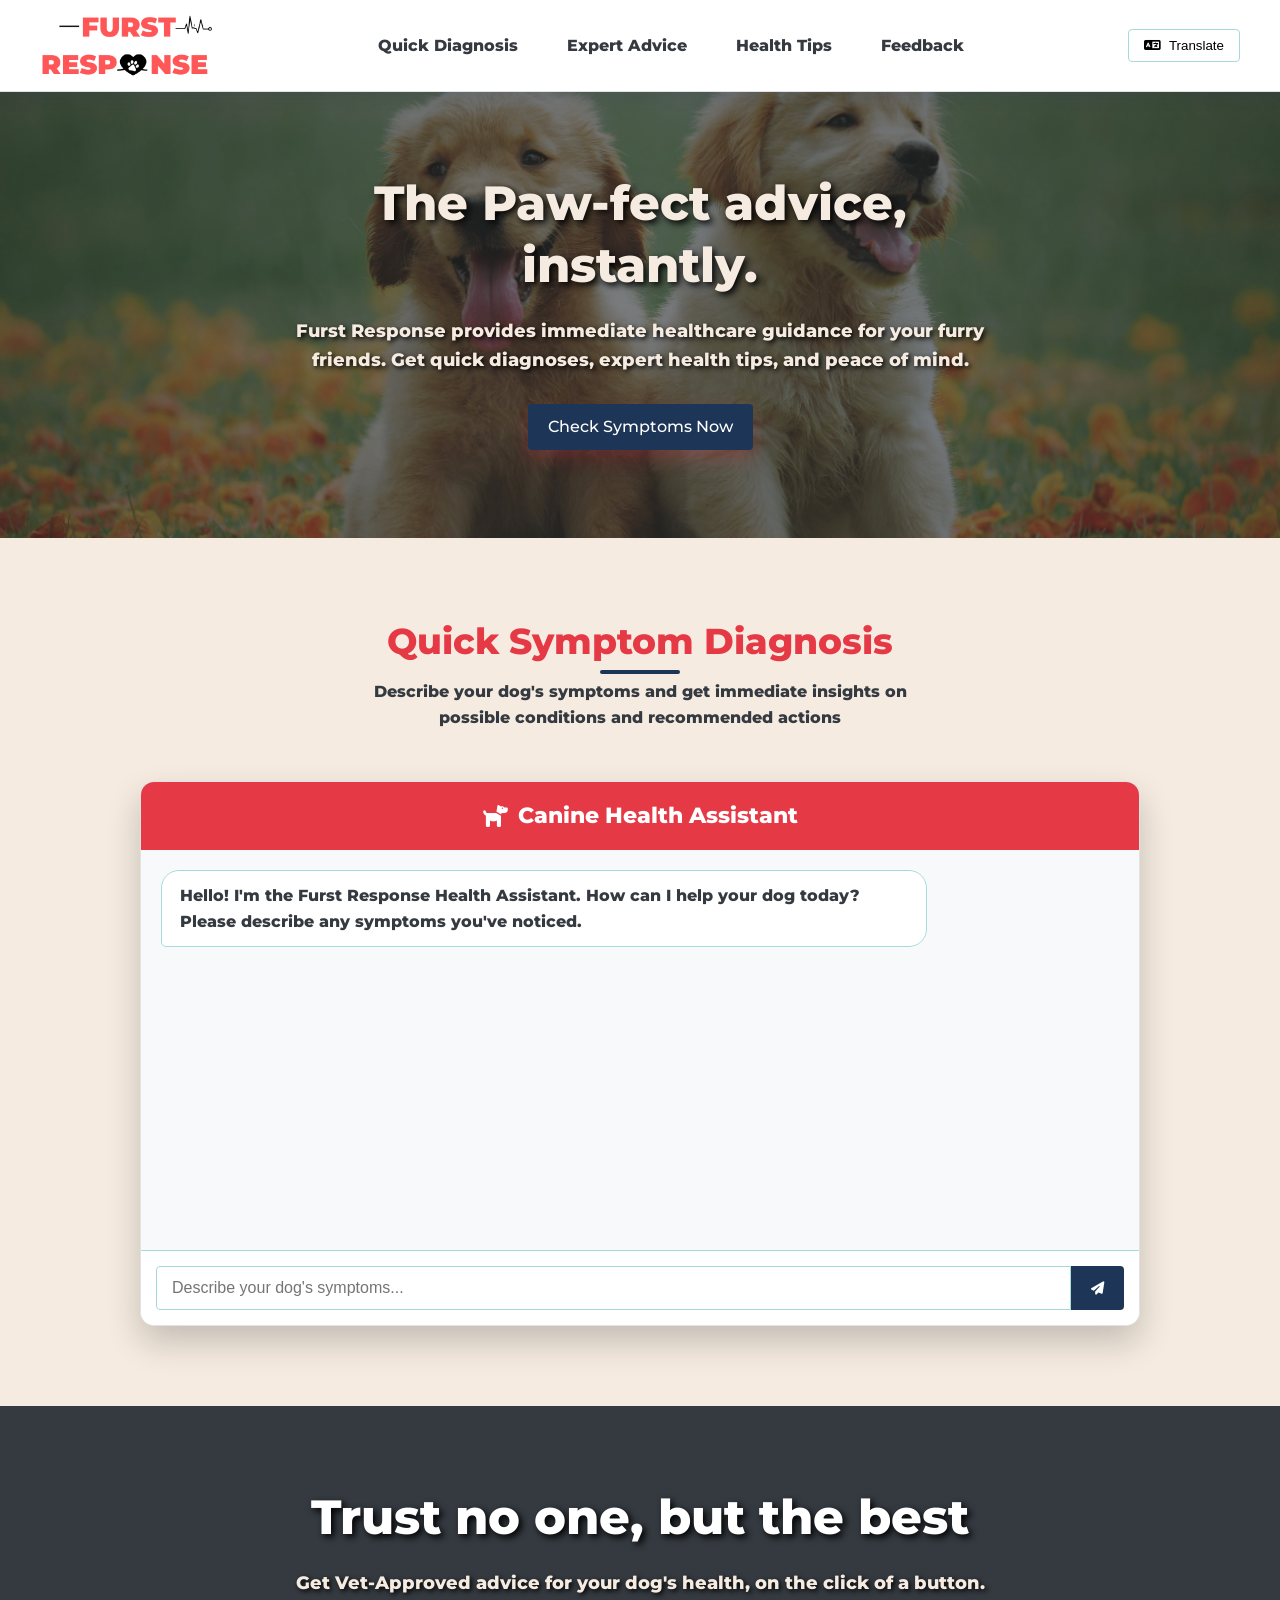
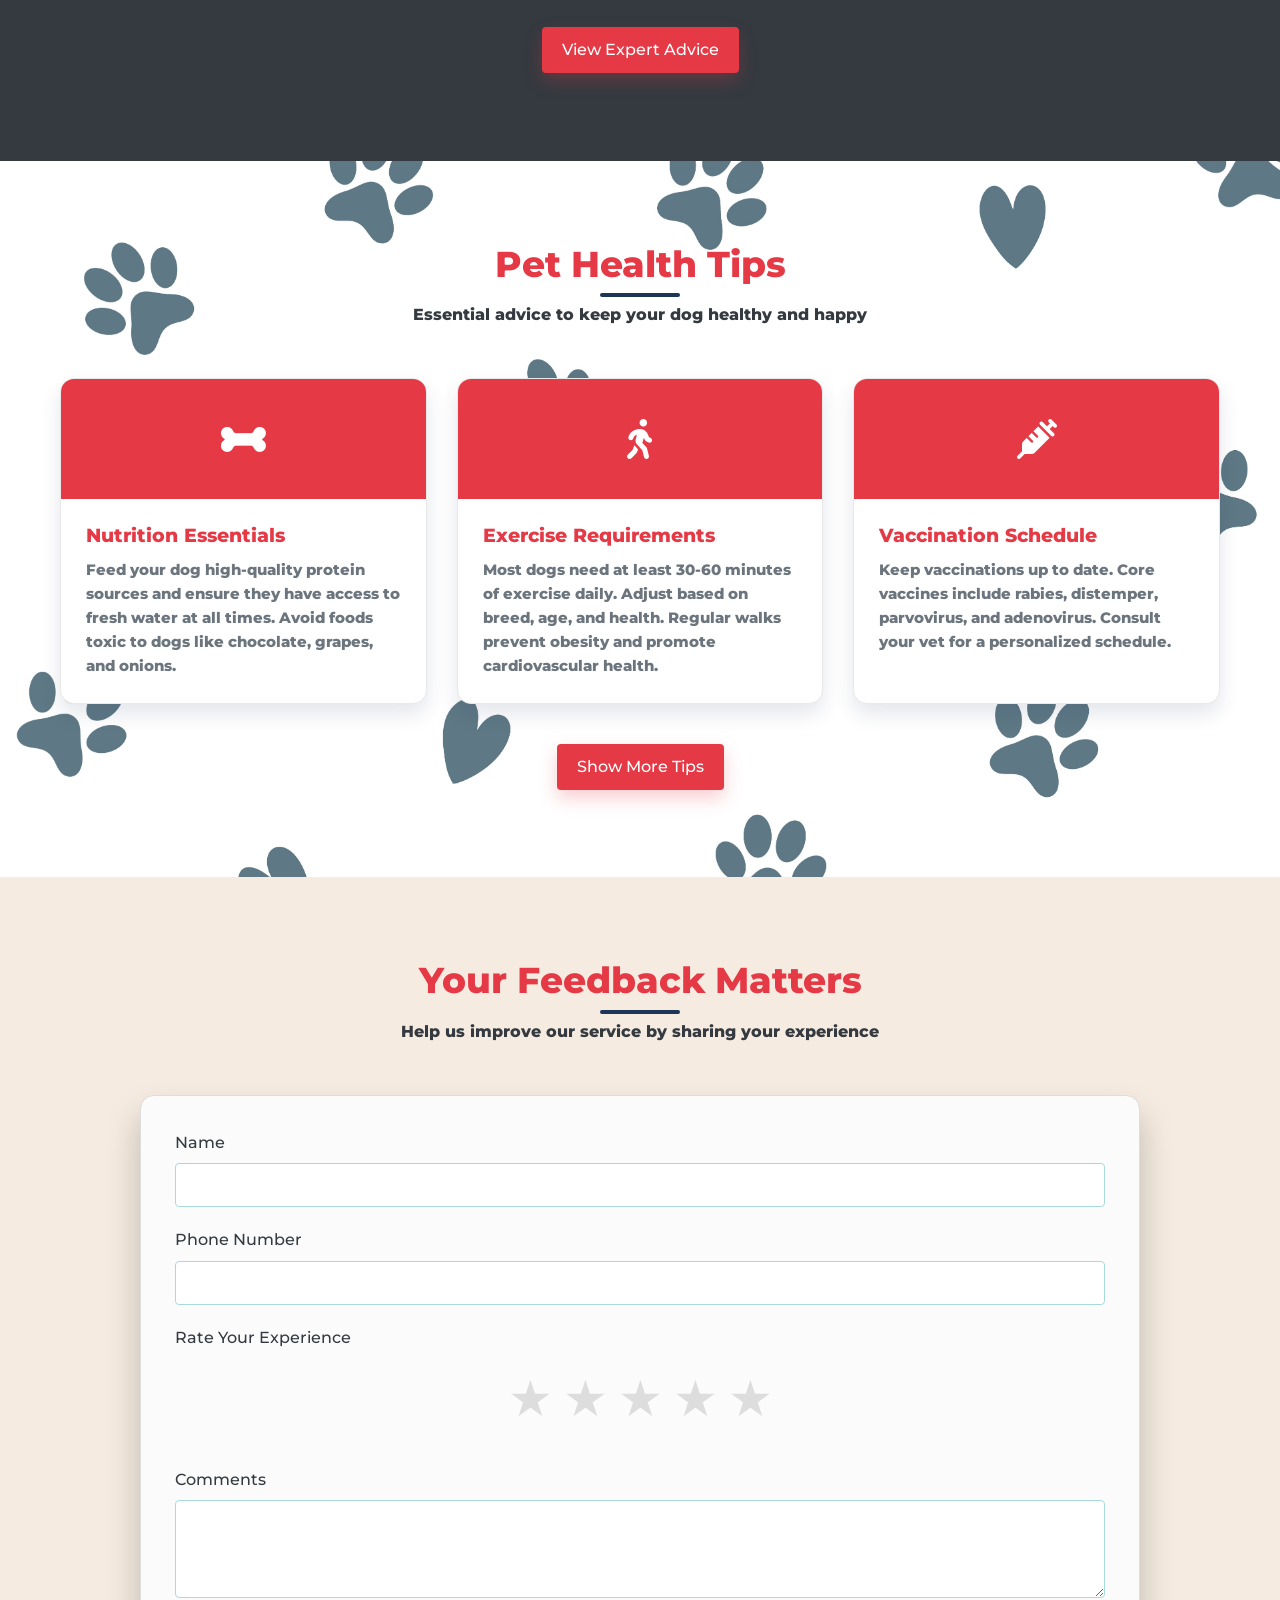
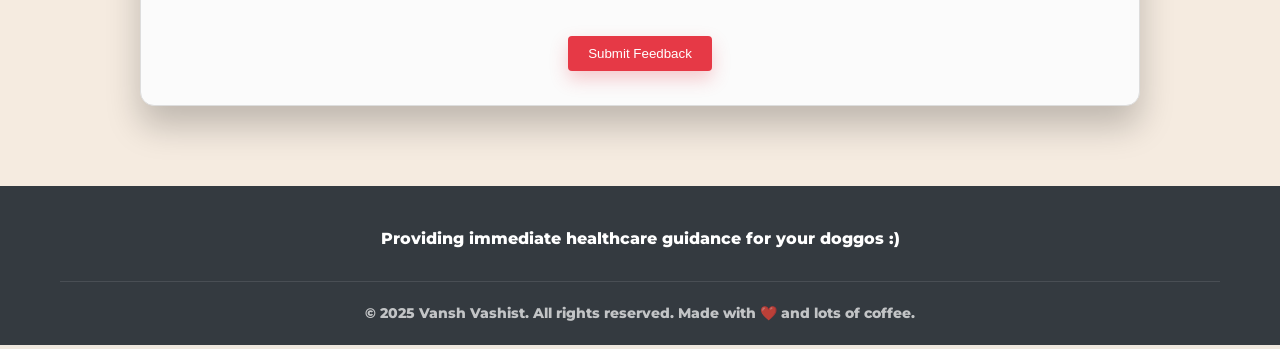
<file: index.html>
﻿<!DOCTYPE html>
<html lang="en">
  <head>
    <meta charset="UTF-8" />
    <meta name="viewport" content="width=device-width, initial-scale=1.0" />
    <title>Furst Response - Dog Healthcare</title>
    <link
      rel="stylesheet"
      href="https://cdnjs.cloudflare.com/ajax/libs/font-awesome/6.4.0/css/all.min.css"
    />
    <link
      href="https://fonts.googleapis.com/css2?family=Inter:ital,opsz,wght@0,14..32,100..900;1,14..32,100..900&family=Montserrat:ital,wght@0,100..900;1,100..900&display=swap"
      rel="stylesheet"
    />
    <link rel="stylesheet" href="style.css" />
  </head>
  <body>
    <header>
      <div class="container header-container">
        <a href="#" class="logo">
          <img src="Logo.png" width="175px" alt="Logo-img" />
        </a>

        <ul class="nav-links">
          <li>
            <a
              href="#diagnosis"
              class="nav-link"
              data-en="Quick Diagnosis"
              data-hi="त्वरित निदान"
              >Quick Diagnosis</a
            >
          </li>
          <li>
            <a
              href="expert.html"
              class="nav-link"
              data-en="Expert Advice"
              data-hi="विश�?ष�o्�z सलाह"
              >Expert Advice</a
            >
          </li>
          <li>
            <a
              href="#tips"
              class="nav-link"
              data-en="Health Tips"
              data-hi="स्वास्थ्य सुझाव"
              >Health Tips</a
            >
          </li>
          <li>
            <a
              href="#feedback"
              class="nav-link"
              data-en="Feedback"
              data-hi="प्रति�.्रिया"
              >Feedback</a
            >
          </li>
        </ul>

        <button class="translate-btn" id="translateBtn">
          <i class="fas fa-language"></i>
          <span class="translate-text" data-en="Translate" data-hi="�.नुवाद �.र�?�,"
            >Translate</span
          >
        </button>
      </div>
    </header>

    <section class="hero">
      <div class="container hero-content">
        <h1
          class="hero-title"
          data-en="The Paw-fect advice, instantly."
          data-hi="ए�.दम सह�? राय, तुर�,त"
        >
          The Paw-fect advice, instantly.
        </h1>
        <p
          class="hero-subtitle"
          data-en="Furst Response provides immediate healthcare guidance for your furry friends. Get quick diagnoses, expert health tips, and peace of mind."
          data-hi="फर्स्�Y रिस्प�?न्स �?प�.�? पालत�, �oानवर�<�, �.�? लिए तत्�.ाल स्वास्थ्य द�?�-भाल मार्�-दर्शन प्रदान �.रता ह�^। त्वरित निदान, विश�?ष�o्�z स्वास्थ्य सुझाव �"र मन �.�? शा�,ति प्राप्त �.र�?�,।"
        >
          Furst Response provides immediate healthcare guidance for your furry
          friends. Get quick diagnoses, expert health tips, and peace of mind.
        </p>
        <a
          href="#diagnosis"
          class="btn btn-secondary"
          data-en="Check Symptoms Now"
          data-hi="�.भ�? ल�.्षण �oा�,�s�?�,"
          >Check Symptoms Now</a
        >
      </div>
    </section>

    <section id="diagnosis" class="section">
      <div class="container">
        <div class="section-title">
          <h2
            class="section-heading"
            data-en="Quick Symptom Diagnosis"
            data-hi="त्वरित ल�.्षण निदान"
          >
            Quick Symptom Diagnosis
          </h2>
          <p
            class="section-desc"
            data-en="Describe your dog's symptoms and get immediate insights on possible conditions and recommended actions"
            data-hi="�.पन�? �.ुत्त�? �.�? ल�.्षण�<�, �.ा वर्णन �.र�?�, �"र स�,भावित स्थितिय�<�, �"र �.नुश�,सित �.ार्रवा�?य�<�, पर तत्�.ाल �oान�.ार�? प्राप्त �.र�?�,"
          >
            Describe your dog's symptoms and get immediate insights on possible
            conditions and recommended actions
          </p>
        </div>

        <div class="chatbot-container">
          <div class="chat-header">
            <h3>
              <i class="fas fa-dog"></i>
              <span
                data-en="Canine Health Assistant"
                data-hi="�.�^ना�?न स्वास्थ्य सहाय�."
                >Canine Health Assistant</span
              >
            </h3>
          </div>

          <div class="chat-messages" id="chatMessages">
            <div class="message bot-message">
              <span
                class="bot-greeting"
                data-en="Hello! I'm the Furst Response Health Assistant. How can I help your dog today? Please describe any symptoms you've noticed."
                data-hi="नमस्त�?! म�^�, फर्स्�Y रिस्प�?न्स ह�?ल्थ �.सिस्�Y�?�,�Y ह�,ँ। म�^�, �?प�.�? �.ुत्त�? �.�? �?�o �.�^स�? मदद �.र स�.ता ह�,ँ? �.�fपया �?पन�? �o�< �.�<�^ भ�? ल�.्षण द�?�-ा ह�^ �?स�.ा वर्णन �.र�?�,।"
                >Hello! I'm the Furst Response Health Assistant. How can I help
                your dog today? Please describe any symptoms you've
                noticed.</span
              >
            </div>
          </div>

          <div class="chat-input">
            <input
              type="text"
              id="userInput"
              placeholder="Describe your dog's symptoms..."
              data-en-placeholder="Describe your dog's symptoms..."
              data-hi-placeholder="�.पन�? �.ुत्त�? �.�? ल�.्षण�<�, �.ा वर्णन �.र�?�,..."
            />
            <button id="sendBtn"><i class="fas fa-paper-plane"></i></button>
          </div>
        </div>
      </div>
    </section>

    <section class="expert">
      <div class="container expert-content">
        <h1
          class="hero-title"
          data-en="Trust no one, but the best"
          data-hi="भर�<सा �.िस�? पर नह�?�,, बल्�.ि सर्वश्र�?ष्ठ पर �.र�?�,"
        >
          Trust no one, but the best
        </h1>
        <p
          class="hero-subtitle"
          data-en="Get Vet-Approved advice for your dog's health, on the click of a button."
          data-hi="ए�. ब�Yन �.�? �.्लि�. पर �.पन�? �.ुत्त�? �.�? स्वास्थ्य �.�? लिए पशु�sि�.ित्स�. द्वारा �.नुम�<दित सलाह प्राप्त �.र�?�,।"
        >
          Get Vet-Approved advice for your dog's health, on the click of a
          button.
        </p>
        <a
          href="expert.html"
          class="btn btn-secondary-2"
          data-en="View Expert Advice"
          data-hi="विश�?ष�o्�z सलाह द�?�-�?�,"
          >View Expert Advice</a
        >
      </div>
    </section>

    <section id="tips" class="section health-tips">
      <div class="container">
        <div class="section-title">
          <h2
            class="section-heading"
            data-en="Pet Health Tips"
            data-hi="पालत�, स्वास्थ्य सुझाव"
          >
            Pet Health Tips
          </h2>
          <p
            class="section-desc"
            data-en="Essential advice to keep your dog healthy and happy"
            data-hi="�.पन�? �.ुत्त�? �.�< स्वस्थ �"र �-ुश र�-न�? �.�? लिए �?वश्य�. सलाह"
          >
            Essential advice to keep your dog healthy and happy
          </p>
        </div>

        <div class="tips-grid">
          <div class="tip-card">
            <div class="tip-icon">
              <i class="fas fa-bone"></i>
            </div>
            <div class="tip-content">
              <h3
                class="tip-title"
                data-en="Nutrition Essentials"
                data-hi="प�<षण �?वश्य�.ताएँ"
              >
                Nutrition Essentials
              </h3>
              <p
                class="tip-desc"
                data-en="Feed your dog high-quality protein sources and ensure they have access to fresh water at all times. Avoid foods toxic to dogs like chocolate, grapes, and onions."
                data-hi="�.पन�? �.ुत्त�? �.�< �?�s्�s �-ुणवत्ता वाल�? प्र�<�Y�?न स्र�<त �-िलाए�, �"र सुनिश्�sित �.र�?�, �.ि �?न्ह�?�, हर समय ता�o�? पान�? �.�? पहु�,�s ह�<। �.ुत्त�<�, �.�? लिए विषा�.्त �-ाद्य पदार्थ�<�, �o�^स�? �s�?�.ल�?�Y, �.�,�-�,र �"र प्या�o स�? ब�s�?�,।"
              >
                Feed your dog high-quality protein sources and ensure they have
                access to fresh water at all times. Avoid foods toxic to dogs
                like chocolate, grapes, and onions.
              </p>
            </div>
          </div>

          <div class="tip-card">
            <div class="tip-icon">
              <i class="fas fa-walking"></i>
            </div>
            <div class="tip-content">
              <h3
                class="tip-title"
                data-en="Exercise Requirements"
                data-hi="व्यायाम �?वश्य�.ताएँ"
              >
                Exercise Requirements
              </h3>
              <p
                class="tip-desc"
                data-en="Most dogs need at least 30-60 minutes of exercise daily. Adjust based on breed, age, and health. Regular walks prevent obesity and promote cardiovascular health."
                data-hi="�.धि�.ा�,श �.ुत्त�<�, �.�< प्रतिदिन �.म स�? �.म 30-60 मिन�Y व्यायाम �.�? �?वश्य�.ता ह�<त�? ह�^। नस्ल, �?म्र �"र स्वास्थ्य �.�? �?धार पर समाय�<�oित �.र�?�,। नियमित स�^र म�<�Yाप�? �.�< र�<�.त�? ह�^ �"र ह�fदय स्वास्थ्य �.�< बढ़ावा द�?त�? ह�^।"
              >
                Most dogs need at least 30-60 minutes of exercise daily. Adjust
                based on breed, age, and health. Regular walks prevent obesity
                and promote cardiovascular health.
              </p>
            </div>
          </div>

          <div class="tip-card">
            <div class="tip-icon">
              <i class="fas fa-syringe"></i>
            </div>
            <div class="tip-content">
              <h3
                class="tip-title"
                data-en="Vaccination Schedule"
                data-hi="�Y�?�.ा�.रण �.ार्य�.्रम"
              >
                Vaccination Schedule
              </h3>
              <p
                class="tip-desc"
                data-en="Keep vaccinations up to date. Core vaccines include rabies, distemper, parvovirus, and adenovirus. Consult your vet for a personalized schedule."
                data-hi="�Y�?�.ा�.रण �.�< �.द्यतन र�-�?�,। मु�-्य �Y�?�.�<�, म�?�, र�?ब�?�o, डिस्�Y�?�,पर, पार्व�<वायरस �"र एड�?न�<वायरस शामिल ह�^�,। व्य�.्ति�-त �.ार्य�.्रम �.�? लिए �.पन�? पशु �sि�.ित्स�. स�? परामर्श �.र�?�,।"
              >
                Keep vaccinations up to date. Core vaccines include rabies,
                distemper, parvovirus, and adenovirus. Consult your vet for a
                personalized schedule.
              </p>
            </div>
          </div>
        </div>

        <div class="show-more">
          <a class="btn" data-en="Show More Tips" data-hi="�.धि�. सुझाव दि�-ाए�,"
            >Show More Tips</a
          >
        </div>
      </div>
    </section>

    <section id="feedback" class="section feedback">
      <div class="container">
        <div class="section-title">
          <h2
            class="section-heading"
            data-en="Your Feedback Matters"
            data-hi="�?प�.�? प्रति�.्रिया मायन�? र�-त�? ह�^"
          >
            Your Feedback Matters
          </h2>
          <p
            class="section-desc"
            data-en="Help us improve our service by sharing your experience"
            data-hi="�.पना �.नुभव साझा �.र�.�? हम�?�, �.पन�? स�?वा म�?�, सुधार �.रन�? म�?�, मदद �.र�?�,"
          >
            Help us improve our service by sharing your experience
          </p>
        </div>

        <div class="feedback-form">
          <form id="feedbackForm">
            <div class="form-group">
              <label for="name" data-en="Name" data-hi="नाम">Name</label>
              <input type="text" id="name" required />
            </div>

            <div class="form-group">
              <label for="phone" data-en="Phone Number" data-hi="फ़�<न न�,बर"
                >Phone Number</label
              >
              <input type="tel" id="phone" required />
            </div>

            <div class="form-group">
              <label
                data-en="Rate Your Experience"
                data-hi="�.पन�? �.नुभव �.�< र�?�Yि�,�- द�?�,"
                >Rate Your Experience</label
              >
              <div class="rating">
                <input type="radio" id="star5" name="rating" value="5" />
                <label for="star5">&#9733;</label>
                <input type="radio" id="star4" name="rating" value="4" />
                <label for="star4">&#9733;</label>
                <input type="radio" id="star3" name="rating" value="3" />
                <label for="star3">&#9733;</label>
                <input type="radio" id="star2" name="rating" value="2" />
                <label for="star2">&#9733;</label>
                <input type="radio" id="star1" name="rating" value="1" />
                <label for="star1">&#9733;</label>
              </div>
            </div>

            <div class="form-group">
              <label for="comments" data-en="Comments" data-hi="�Yिप्पणियाँ"
                >Comments</label
              >
              <textarea id="comments" rows="4" required></textarea>
            </div>

            <div class="form-submit">
              <button
                type="submit"
                class="btn"
                data-en="Submit Feedback"
                data-hi="प्रति�.्रिया सबमि�Y �.र�?�,"
              >
                Submit Feedback
              </button>
            </div>
          </form>
        </div>
      </div>
    </section>

    <footer>
      <div class="container">
        <p
          class="footer-text"
          data-en="Providing immediate healthcare guidance for your doggos :)"
          data-hi="�?प�.�? �.�^ना�?न साथिय�<�, �.�? लिए तत्�.ाल स्वास्थ्य द�?�-भाल मार्�-दर्शन प्रदान �.रना :)"
        >
          Providing immediate healthcare guidance for your doggos :)
        </p>

        <div class="copyright">
          &copy; 2025 Vansh Vashist.
          <span data-en="All rights reserved." data-hi="सर्वाधि�.ार सुर�.्षित।"
            >All rights reserved.</span
          >
          <span
            data-en="Made with &#10084;&#65039; and lots of coffee."
            data-hi="&#10084;&#65039; �"र बहुत सार�? �.�?फ�? �.�? साथ बनाया �-या।"
            >Made with &#10084;&#65039; and lots of coffee.</span
          >
        </div>
      </div>
    </footer>

    <div class="modal-overlay" id="languageModal">
      <div class="modal">
        <h3 class="modal-title" data-en="Select Language" data-hi="भाषा �sुन�?�,">
          Select Language
        </h3>
        <div class="lang-options">
          <div class="lang-option" data-lang="en">
            <span>&#127482;&#127480;</span>
            <p data-en="English" data-hi="�.�,�-्र�?़�?">English</p>
          </div>
          <div class="lang-option" data-lang="hi">
            <span>&#127470;&#127475;</span>
            <p data-en="Hindi" data-hi="हि�,द�?">Hindi</p>
          </div>
        </div>
      </div>
    </div>

    <script src="script.js"></script>
  </body>
</html>
</file>
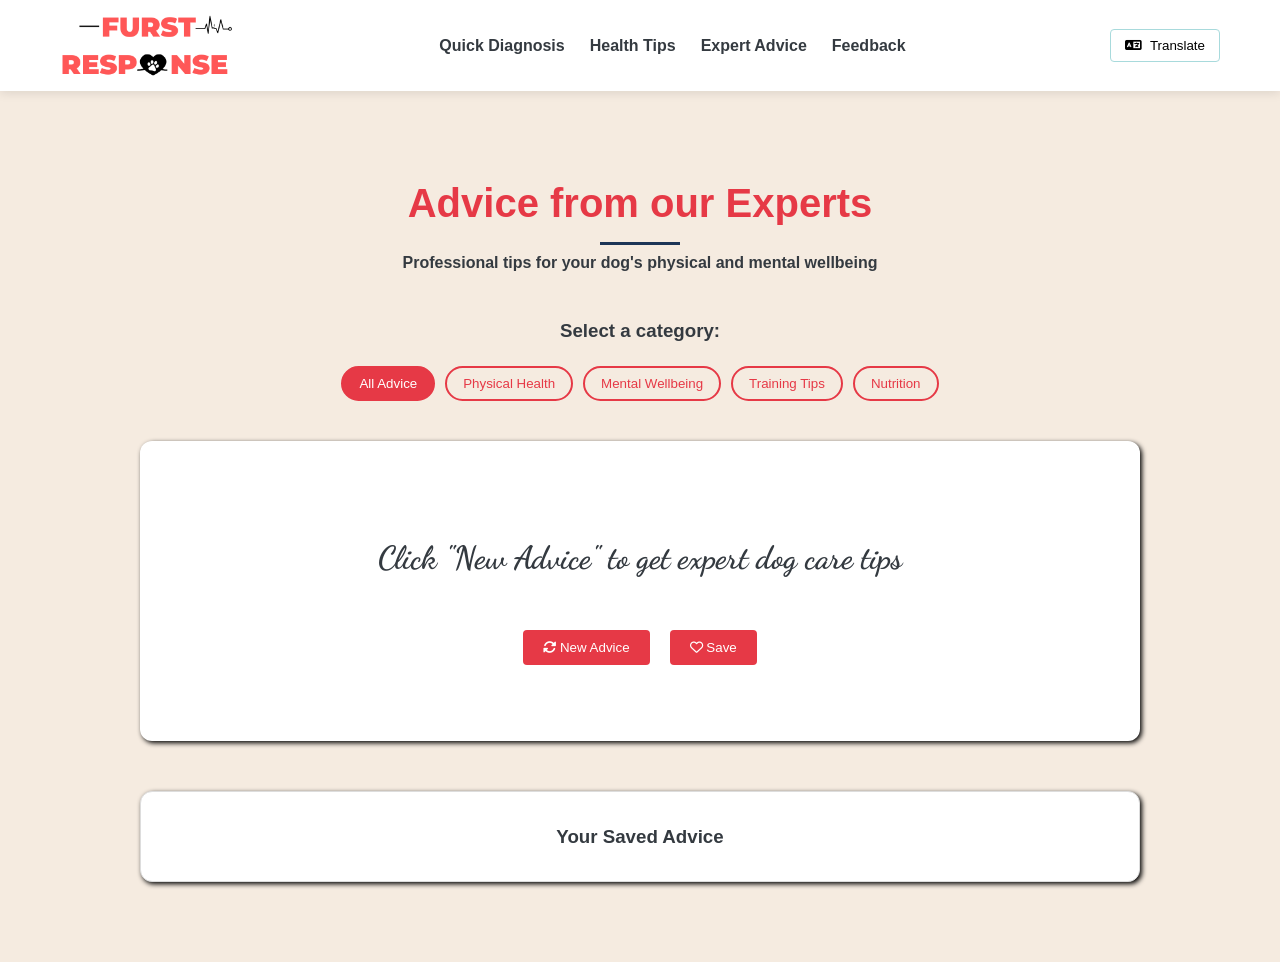
<file: expert.html>
<!DOCTYPE html>
<html lang="en">
  <head>
    <meta charset="UTF-8" />
    <meta name="viewport" content="width=device-width, initial-scale=1.0" />
    <title>Furst Response | Expert Dog Care Advice</title>
    <link
      rel="stylesheet"
      href="https://cdnjs.cloudflare.com/ajax/libs/font-awesome/6.4.0/css/all.min.css"
    />
    <link
      href="https://fonts.googleapis.com/css2?family=Poppins:wght@300;400;500;600;700&display=swap"
      rel="stylesheet"
    />
    <link
      href="https://fonts.googleapis.com/css2?family=Dancing+Script:wght@400;700&display=swap"
      rel="stylesheet"
    />
    <style>
      :root {
        --primary: #e63946;
        --primary-dark: #e63946;
        --secondary: #1d3557;
        --accent: #ffd26f;
        --light: #f5ebe0;
        --dark: #343a40;
        --success: #28a745;
        --warning: #ffc107;
        --danger: #dc3545;
        --gray: #6c757d;
        --light-gray: #a8dadc;
        --transition: all 0.3s ease;
        --shadow: 0 4px 6px rgba(0, 0, 0, 0.1);
        --shadow-lg: 0 10px 15px rgba(0, 0, 0, 0.1);
      }

      * {
        margin: 0;
        padding: 0;
        box-sizing: border-box;
      }

      body {
        font-family: "Montserrat", sans-serif;
        line-height: 1.6;
        color: var(--dark);
        background-color: var(--light);
        overflow-x: hidden;
        font-weight: 800;
      }

      /* Header Styles (Matching Furst Response) */
      header {
        background-color: white;
        box-shadow: 0 2px 10px rgba(0, 0, 0, 0.1);
        padding: 15px 0;
        position: sticky;
        top: 0;
        z-index: 100;
      }

      .container {
        max-width: 1200px;
        margin: 0 auto;
        padding: 0 20px;
      }

      .header-container {
        display: flex;
        justify-content: space-between;
        align-items: center;
      }

      .logo {
        display: flex;
        align-items: center;
        gap: 10px;
        text-decoration: none;
      }

      .logo-icon {
        width: 40px;
        height: 40px;
        background-color: var(--primary);
        border-radius: 50%;
        display: flex;
        align-items: center;
        justify-content: center;
        color: white;
        font-size: 20px;
      }

      .logo-text {
        font-weight: 700;
        font-size: 24px;
        color: var(--primary);
      }

      .logo-text span {
        color: var(--secondary);
      }

      .nav-links {
        display: flex;
        list-style: none;
        gap: 25px;
      }

      .nav-links a {
        text-decoration: none;
        color: var(--dark);
        font-weight: 800;
        transition: var(--transition);
        position: relative;
      }

      .nav-links a:hover {
        color: var(--primary);
      }

      .nav-links a::after {
        content: "";
        position: absolute;
        bottom: -5px;
        left: 0;
        width: 0;
        height: 2px;
        background-color: var(--primary);
        transition: var(--transition);
      }

      .nav-links a:hover::after {
        width: 100%;
      }

      .translate-btn {
        background: #fff;
        border: 1px solid var(--light-gray);
        padding: 8px 14px;
        border-radius: 4px;
        cursor: pointer;
        display: flex;
        align-items: center;
        gap: 8px;
        transition: var(--transition);
      }

      .translate-btn:hover {
        background-color: #e3f0f1;
      }

      /* Expert Advice Section */
      .advice-section {
        padding: 80px 0;
        background-color: var(--light);
      }

      .advice-container {
        max-width: 1000px;
        margin: 0 auto;
        text-align: center;
      }

      .section-title {
        font-size: 2.5rem;
        color: var(--primary);
        margin-bottom: 15px;
        position: relative;
        display: inline-block;
      }

      .section-title::after {
        content: "";
        position: absolute;
        bottom: -10px;
        left: 50%;
        transform: translateX(-50%);
        width: 80px;
        height: 3px;
        background-color: var(--secondary);
      }

      .advice-card {
        background-color: white;
        border-radius: 12px;
        padding: 40px;
        box-shadow: 2px 2px 5px black;
        margin: 40px 0;
        min-height: 300px;
        display: flex;
        flex-direction: column;
        justify-content: center;
        align-items: center;
      }

      .advice-text {
        font-family: "Dancing Script", cursive;
        font-size: 2rem;
        color: var(--dark);
        margin: 20px 0;
        line-height: 1.4;
        text-align: center;
      }

      .advice-controls {
        display: flex;
        justify-content: center;
        gap: 20px;
        margin-top: 30px;
      }

      .btn {
        display: inline-block;
        padding: 10px 20px;
        background-color: var(--primary);
        color: white;
        border: none;
        border-radius: 4px;
        font-weight: 500;
        cursor: pointer;
        text-decoration: none;
        transition: var(--transition);
        text-align: center;
      }

      .btn:hover {
        background-color: var(--primary-dark);
        transform: translateY(-2px);
        box-shadow: var(--shadow);
      }

      .btn-secondary {
        background-color: var(--secondary);
      }

      .btn-secondary:hover {
        background-color: #e06a45;
      }

      .category-selector {
        margin: 40px 0;
      }

      .category-buttons {
        display: flex;
        flex-wrap: wrap;
        justify-content: center;
        gap: 10px;
        margin-top: 20px;
      }

      .btn-outline {
        background-color: transparent;
        border: 2px solid var(--primary);
        color: var(--primary);
        padding: 8px 16px;
        border-radius: 20px;
        font-weight: 500;
        cursor: pointer;
        transition: all 0.3s ease;
      }

      .btn-outline:hover,
      .btn-outline.active {
        background-color: var(--primary);
        color: white;
      }

      .saved-advice {
        margin-top: 50px;
        background-color: white;
        padding: 30px;
        border-radius: 12px;
        border: 1px solid #ddd;
        box-shadow: 2px 2px 5px black;
      }

      .saved-item {
        display: flex;
        justify-content: space-between;
        align-items: center;
        padding: 15px;
        border-bottom: 1px solid #ddd;
      }

      .saved-item p {
        margin: 0;
        flex-grow: 1;
        text-align: left;
        padding-right: 20px;
        font-family: "Dancing Script", cursive;
        font-size: 1.3rem;
      }

      .delete-btn {
        background: none;
        border: none;
        color: var(--secondary);
        cursor: pointer;
        font-size: 1rem;
        transition: all 0.3s ease;
      }

      .delete-btn:hover {
        transform: scale(1.1);
      }

      .modal-overlay {
        position: fixed;
        top: 0;
        left: 0;
        width: 100%;
        height: 100%;
        background-color: rgba(0, 0, 0, 0.5);
        display: flex;
        align-items: center;
        justify-content: center;
        z-index: 1000;
        opacity: 0;
        visibility: hidden;
        transition: var(--transition);
      }

      .modal-overlay.active {
        opacity: 1;
        visibility: visible;
      }

      .modal {
        background-color: white;
        border-radius: 10px;
        padding: 30px;
        max-width: 400px;
        width: 90%;
        box-shadow: var(--shadow-lg);
      }

      .modal h3 {
        text-align: center;
        margin-bottom: 20px;
        color: var(--primary);
      }

      .lang-options {
        display: flex;
        flex-direction: column;
        gap: 15px;
      }

      .lang-option {
        padding: 15px;
        background-color: var(--light);
        border: 1px solid var(--light-gray);
        border-radius: 4px;
        display: flex;
        align-items: center;
        gap: 15px;
        cursor: pointer;
        transition: var(--transition);
      }

      .lang-option:hover {
        background-color: var(--light-gray);
      }

      .lang-option span {
        font-size: 24px;
      }

      @media (max-width: 768px) {
        .header-container {
          flex-direction: column;
          gap: 15px;
        }

        .nav-links {
          gap: 15px;
          flex-wrap: wrap;
          justify-content: center;
        }

        .advice-text {
          font-size: 1.6rem;
        }

        .advice-controls {
          flex-direction: column;
          gap: 10px;
        }
      }
    </style>
  </head>
  <body>
    <header>
      <div class="container header-container">
        <a href="index.html" class="logo">
          <img src="Logo.png" width="175px" alt="Logo-img" />
        </a>

        <ul class="nav-links">
          <li><a href="index.html#diagnosis">Quick Diagnosis</a></li>
          <li><a href="index.html#tips">Health Tips</a></li>
          <li><a href="index.html#advice">Expert Advice</a></li>
          <li><a href="index.html#feedback">Feedback</a></li>
        </ul>

        <button class="translate-btn" id="translateBtn">
          <i class="fas fa-language"></i>
          <span id="translateBtnText">Translate</span>
        </button>
      </div>
    </header>

    <section class="advice-section" id="advice">
      <div class="container">
        <div class="advice-container">
          <h2 class="section-title">Advice from our Experts</h2>
          <p>Professional tips for your dog's physical and mental wellbeing</p>

          <div class="category-selector">
            <h3>Select a category:</h3>
            <div class="category-buttons">
              <button class="btn-outline active" data-category="all">
                All Advice
              </button>
              <button class="btn-outline" data-category="physical">
                Physical Health
              </button>
              <button class="btn-outline" data-category="mental">
                Mental Wellbeing
              </button>
              <button class="btn-outline" data-category="training">
                Training Tips
              </button>
              <button class="btn-outline" data-category="nutrition">
                Nutrition
              </button>
            </div>
          </div>

          <div class="advice-card">
            <div class="advice-text" id="current-advice">
              Click "New Advice" to get expert dog care tips
            </div>
            <div class="advice-controls">
              <button class="btn" id="new-advice">
                <i class="fas fa-sync-alt"></i> New Advice
              </button>
              <button class="btn" id="save-favorite">
                <i class="far fa-heart"></i> Save
              </button>
            </div>
          </div>

          <div class="saved-advice">
            <h3>Your Saved Advice</h3>
            <div class="saved-list" id="saved-list"></div>
          </div>
        </div>
      </div>
    </section>

    <div class="modal-overlay" id="languageModal">
      <div class="modal">
        <h3 id="languageModalTitle">Select Language</h3>
        <div class="lang-options">
          <div class="lang-option" data-lang="en">
            <span>&#127482;&#127480;</span>
            <p>English</p>
          </div>
          <div class="lang-option" data-lang="hi">
            <span>&#127470;&#127475;</span>
            <p>Hindi</p>
          </div>
        </div>
      </div>
    </div>

    <script>
      let currentLanguage = localStorage.getItem("furst-response-lang") || "en";
      let currentCategory = "all";
      let savedAdvice = JSON.parse(localStorage.getItem("savedDogAdvice")) || [];

      const uiText = {
        en: {
          nav: ["Quick Diagnosis", "Health Tips", "Expert Advice", "Feedback"],
          translate: "Translate",
          modalTitle: "Select Language",
          title: "Advice from our Experts",
          subtitle: "Professional tips for your dog's physical and mental wellbeing",
          selectCategory: "Select a category:",
          categories: {
            all: "All Advice",
            physical: "Physical Health",
            mental: "Mental Wellbeing",
            training: "Training Tips",
            nutrition: "Nutrition",
          },
          defaultAdvice: 'Click "New Advice" to get expert dog care tips',
          newAdvice: "New Advice",
          save: "Save",
          saved: "Saved!",
          savedHeader: "Your Saved Advice",
        },
        hi: {
          nav: ["त्वरित निदान", "स्वास्थ्य सुझाव", "विशेषज्ञ सलाह", "प्रतिक्रिया"],
          translate: "अनुवाद करें",
          modalTitle: "भाषा चुनें",
          title: "हमारे विशेषज्ञों की सलाह",
          subtitle: "आपके कुत्ते के शारीरिक और मानसिक स्वास्थ्य के लिए पेशेवर सुझाव",
          selectCategory: "एक श्रेणी चुनें:",
          categories: {
            all: "सभी सलाह",
            physical: "शारीरिक स्वास्थ्य",
            mental: "मानसिक स्वास्थ्य",
            training: "प्रशिक्षण सुझाव",
            nutrition: "पोषण",
          },
          defaultAdvice: 'विशेषज्ञ सलाह पाने के लिए "नई सलाह" पर क्लिक करें',
          newAdvice: "नई सलाह",
          save: "सहेजें",
          saved: "सहेजा गया!",
          savedHeader: "आपकी सहेजी गई सलाह",
        },
      };

      const expertAdvice = {
        en: {
          all: [
            "Regular exercise is crucial for your dog's physical and mental health - aim for at least 30 minutes daily",
            "Mental stimulation through puzzle toys can prevent boredom and destructive behaviors",
            "Consistent training using positive reinforcement builds trust and good behavior",
            "Quality sleep is as important for dogs as it is for humans - ensure a comfortable sleeping area",
            "Regular veterinary check-ups can catch potential health issues early",
          ],
          physical: [
            "Brush your dog's teeth regularly to prevent dental disease",
            "Keep nails trimmed to avoid discomfort and mobility issues",
            "Regular grooming prevents matting and helps spot skin problems early",
            "Monitor your dog's weight - obesity leads to many health problems",
            "Provide fresh water at all times to maintain proper hydration",
          ],
          mental: [
            "Rotate toys weekly to keep your dog mentally engaged",
            "Teach new tricks to stimulate your dog's brain",
            "Provide safe chewing outlets to relieve stress and anxiety",
            "Maintain consistent routines to reduce canine anxiety",
            "Socialization with other dogs should be ongoing throughout their life",
          ],
          training: [
            "Use treats and praise immediately to reinforce good behavior",
            "Keep training sessions short (5-15 minutes) for best results",
            "Never punish after the fact - dogs live in the moment",
            "Teach 'leave it' and 'drop it' for safety and control",
            "Practice commands in different locations for better generalization",
          ],
          nutrition: [
            "Choose high-quality protein as the first ingredient in dog food",
            "Avoid foods toxic to dogs: chocolate, grapes, onions, and xylitol",
            "Measure meals to prevent overfeeding",
            "Introduce new foods gradually to avoid digestive upset",
            "Consult your vet before making significant diet changes",
          ],
        },
        hi: {
          all: [
            "आपके कुत्ते के शारीरिक और मानसिक स्वास्थ्य के लिए नियमित व्यायाम जरूरी है - रोज कम से कम 30 मिनट रखें।",
            "पज़ल खिलौनों से मानसिक सक्रियता बढ़ती है और बोरियत व तोड़-फोड़ वाला व्यवहार कम होता है।",
            "सकारात्मक प्रोत्साहन के साथ लगातार प्रशिक्षण भरोसा और अच्छा व्यवहार बनाता है।",
            "अच्छी नींद कुत्तों के लिए भी उतनी ही जरूरी है - आरामदायक सोने की जगह दें।",
            "नियमित पशु चिकित्सक जांच से स्वास्थ्य समस्याएं शुरुआती चरण में पकड़ी जा सकती हैं।",
          ],
          physical: [
            "दांतों की बीमारी से बचाव के लिए अपने कुत्ते के दांत नियमित रूप से साफ करें।",
            "नाखून समय पर काटें ताकि चलने में दर्द या असुविधा न हो।",
            "नियमित ग्रूमिंग से उलझन कम होती है और त्वचा की समस्याएं जल्दी दिख जाती हैं।",
            "वज़न पर नज़र रखें - मोटापा कई गंभीर समस्याओं का कारण बनता है।",
            "साफ़ पानी हमेशा उपलब्ध रखें ताकि शरीर में पानी की कमी न हो।",
          ],
          mental: [
            "कुत्ते को मानसिक रूप से सक्रिय रखने के लिए खिलौने हर हफ्ते बदलें।",
            "मस्तिष्क को सक्रिय रखने के लिए नए ट्रिक्स सिखाएं।",
            "तनाव कम करने के लिए सुरक्षित चबाने वाले विकल्प दें।",
            "चिंता कम करने के लिए रोज़ की दिनचर्या स्थिर रखें।",
            "दूसरे कुत्तों से सामाजिक मेलजोल जीवनभर जारी रखें।",
          ],
          training: [
            "अच्छे व्यवहार पर तुरंत ट्रीट और प्रशंसा दें ताकि सीख मजबूत हो।",
            "ट्रेनिंग सत्र छोटे रखें (5-15 मिनट) ताकि परिणाम बेहतर मिलें।",
            "घटना के बाद दंड न दें - कुत्ते वर्तमान में सीखते हैं।",
            "सुरक्षा के लिए 'लीव इट' और 'ड्रॉप इट' कमांड सिखाएं।",
            "बेहतर सीख के लिए अलग-अलग जगहों पर कमांड का अभ्यास करें।",
          ],
          nutrition: [
            "डॉग फूड में पहली सामग्री उच्च गुणवत्ता वाला प्रोटीन चुनें।",
            "कुत्तों के लिए विषैले खाद्य पदार्थों से बचें: चॉकलेट, अंगूर, प्याज और ज़ाइलिटोल।",
            "अधिक खिलाने से बचने के लिए भोजन की मात्रा मापकर दें।",
            "नए भोजन धीरे-धीरे शुरू करें ताकि पाचन खराब न हो।",
            "बड़े आहार परिवर्तन से पहले अपने पशु चिकित्सक से सलाह लें।",
          ],
        },
      };

      const currentAdvice = document.getElementById("current-advice");
      const newAdviceBtn = document.getElementById("new-advice");
      const saveFavoriteBtn = document.getElementById("save-favorite");
      const savedList = document.getElementById("saved-list");
      const categoryButtons = document.querySelectorAll(".category-buttons button");
      const translateBtn = document.getElementById("translateBtn");
      const languageModal = document.getElementById("languageModal");
      const langOptions = document.querySelectorAll(".lang-option");

      function applyLanguage(lang) {
        currentLanguage = lang;
        localStorage.setItem("furst-response-lang", lang);
        document.documentElement.lang = lang === "hi" ? "hi" : "en";

        const t = uiText[lang];
        const navLinks = document.querySelectorAll(".nav-links a");
        navLinks.forEach((link, idx) => {
          if (t.nav[idx]) link.textContent = t.nav[idx];
        });

        document.getElementById("translateBtnText").textContent = t.translate;
        document.getElementById("languageModalTitle").textContent = t.modalTitle;
        document.querySelector(".advice-container .section-title").textContent = t.title;
        document.querySelector(".advice-container .section-title + p").textContent = t.subtitle;
        document.querySelector(".category-selector h3").textContent = t.selectCategory;
        document.querySelector('[data-category="all"]').textContent = t.categories.all;
        document.querySelector('[data-category="physical"]').textContent = t.categories.physical;
        document.querySelector('[data-category="mental"]').textContent = t.categories.mental;
        document.querySelector('[data-category="training"]').textContent = t.categories.training;
        document.querySelector('[data-category="nutrition"]').textContent = t.categories.nutrition;
        document.querySelector(".saved-advice h3").textContent = t.savedHeader;
        newAdviceBtn.innerHTML = `<i class="fas fa-sync-alt"></i> ${t.newAdvice}`;
        saveFavoriteBtn.innerHTML = `<i class="far fa-heart"></i> ${t.save}`;

        const isDefault =
          currentAdvice.textContent === uiText.en.defaultAdvice ||
          currentAdvice.textContent === uiText.hi.defaultAdvice;
        if (isDefault) {
          currentAdvice.textContent = t.defaultAdvice;
        }
      }

      function getRandomAdvice() {
        const categoryAdvice = expertAdvice[currentLanguage][currentCategory];
        const randomIndex = Math.floor(Math.random() * categoryAdvice.length);
        currentAdvice.textContent = categoryAdvice[randomIndex];
      }

      function saveCurrentAdvice() {
        const advice = currentAdvice.textContent;
        const defaults = [uiText.en.defaultAdvice, uiText.hi.defaultAdvice];
        if (advice && !defaults.includes(advice) && !savedAdvice.includes(advice)) {
          savedAdvice.push(advice);
          localStorage.setItem("savedDogAdvice", JSON.stringify(savedAdvice));
          renderSavedAdvice();

          saveFavoriteBtn.innerHTML = `<i class="fas fa-heart"></i> ${uiText[currentLanguage].saved}`;
          setTimeout(() => {
            saveFavoriteBtn.innerHTML = `<i class="far fa-heart"></i> ${uiText[currentLanguage].save}`;
          }, 2000);
        }
      }

      function renderSavedAdvice() {
        savedList.innerHTML = savedAdvice
          .map(
            (advice) => `
                <div class="saved-item">
                    <p>${advice}</p>
                    <button class="delete-btn" data-advice="${advice}">
                        <i class="fas fa-trash"></i>
                    </button>
                </div>
            `
          )
          .join("");

        document.querySelectorAll(".delete-btn").forEach((btn) => {
          btn.addEventListener("click", function () {
            const adviceToRemove = this.dataset.advice;
            savedAdvice = savedAdvice.filter((a) => a !== adviceToRemove);
            localStorage.setItem("savedDogAdvice", JSON.stringify(savedAdvice));
            renderSavedAdvice();
          });
        });
      }

      newAdviceBtn.addEventListener("click", getRandomAdvice);
      saveFavoriteBtn.addEventListener("click", saveCurrentAdvice);
      categoryButtons.forEach((button) => {
        button.addEventListener("click", function () {
          categoryButtons.forEach((btn) => btn.classList.remove("active"));
          this.classList.add("active");
          currentCategory = this.dataset.category;
          getRandomAdvice();
        });
      });

      translateBtn.addEventListener("click", () => languageModal.classList.add("active"));
      langOptions.forEach((option) => {
        option.addEventListener("click", () => {
          applyLanguage(option.getAttribute("data-lang"));
          languageModal.classList.remove("active");
        });
      });
      languageModal.addEventListener("click", (e) => {
        if (e.target === languageModal) languageModal.classList.remove("active");
      });

      applyLanguage(currentLanguage === "hi" ? "hi" : "en");
      currentAdvice.textContent = uiText[currentLanguage].defaultAdvice;
      renderSavedAdvice();
    </script>
  </body>
</html>
</file>
<file: style.css>
﻿:root {
  --primary: #e63946;
  --primary-dark: #e63946;
  --secondary: #1d3557;
  --accent: #ffd26f;
  --light: #f5ebe0;
  --dark: #343a40;
  --success: #28a745;
  --warning: #ffc107;
  --danger: #dc3545;
  --gray: #6c757d;
  --light-gray: #a8dadc;
  --transition: all 0.3s ease;
  --shadow: 0 4px 6px rgba(0, 0, 0, 0.1);
  --shadow-lg: 0 10px 15px rgba(0, 0, 0, 0.1);
}

* {
  margin: 0;
  padding: 0;
  box-sizing: border-box;
}

body {
  font-family: "Montserrat", sans-serif;
  line-height: 1.6;
  color: var(--dark);
  background-color: #efe8de;
  overflow-x: hidden;
  font-weight: 800;
}

h1,
h2,
h3,
h4,
h5,
h6 {
  font-weight: 800;
  line-height: 1.3;
}

.container {
  width: 100%;
  max-width: 1200px;
  margin: 0 auto;
  padding: 0 20px;
}

.btn {
  display: inline-block;
  padding: 10px 20px;
  background-color: var(--primary);
  color: white;
  border: none;
  border-radius: 4px;
  font-weight: 500;
  cursor: pointer;
  text-decoration: none;
  transition: var(--transition);
  text-align: center;
  position: relative;
  overflow: hidden;
  box-shadow: 0 8px 18px rgba(230, 57, 70, 0.25);
}

.btn:hover {
  background-color: #cf2e3b;
  transform: translateY(-3px) scale(1.02);
  box-shadow: 0 10px 22px rgba(230, 57, 70, 0.35);
}

.btn:active {
  transform: translateY(0) scale(0.98);
}

.btn:focus-visible {
  outline: 3px solid #1d3557;
  outline-offset: 2px;
}

.btn-secondary {
  background-color: var(--secondary);
}

.btn-secondary:hover {
  background-color: #e06a45;
}

.btn-secondary-2 {
  background-color: var(--primary);
  color: white;
}

.btn-secondary-2:hover {
  background-color: var(--light);
  color: black;
}

header {
  background-color: white;
  box-shadow: 0 2px 18px rgba(29, 53, 87, 0.12);
  position: sticky;
  top: 0;
  z-index: 100;
  border-bottom: 1px solid #dde5ea;
}

.header-container {
  display: flex;
  justify-content: space-between;
  align-items: center;
  padding: 15px 0;
}

.logo {
  display: flex;
  align-items: center;
  gap: 10px;
  text-decoration: none;
}

.logo-icon {
  width: 40px;
  height: 40px;
  background-color: var(--primary);
  border-radius: 50%;
  display: flex;
  align-items: center;
  justify-content: center;
  color: white;
  font-size: 20px;
}

.logo-text {
  font-weight: 700;
  font-size: 24px;
  color: var(--primary);
}

.logo-text span {
  color: var(--secondary);
}

.nav-links {
  display: flex;
  list-style: none;
  gap: 25px;
}

.nav-links a {
  text-decoration: none;
  color: var(--dark);
  font-weight: 800;
  transition: var(--transition);
  position: relative;
  padding: 8px 12px;
  border-radius: 8px;
}

.nav-links a:hover {
  color: var(--primary);
  background-color: #f8dcdf;
}

.nav-links a::after {
  content: "";
  position: absolute;
  bottom: -5px;
  left: 0;
  width: 0;
  height: 2px;
  background-color: var(--primary);
  transition: var(--transition);
}

.nav-links a:hover::after {
  width: 100%;
}

.translate-btn {
  background: #fff;
  border: 1px solid var(--light-gray);
  padding: 8px 15px;
  border-radius: 4px;
  cursor: pointer;
  display: flex;
  align-items: center;
  gap: 8px;
  transition: var(--transition);
}

.translate-btn:hover {
  background-color: #e3f0f1;
  transform: translateY(-1px);
  box-shadow: 0 8px 18px rgba(29, 53, 87, 0.15);
}

.hero {
  background-image: url("dog.jpeg");
  background-position: center;
  background-size: cover;
  padding: 80px 0;
  position: relative;
  overflow: hidden;
}

.expert {
  background-color: var(--dark);
  background-position: center;
  background-size: 90%;
  padding: 80px 0;
  position: relative;
  overflow: hidden;
}

.hero::before {
  content: "";
  position: absolute;
  inset: 0;
  background-color: rgba(22, 28, 36, 0.5);
  z-index: 0;
}

.hero-content {
  position: relative;
  z-index: 1;
  text-align: center;
  max-width: 800px;
  margin: 0 auto;
}

.expert-content {
  position: relative;
  z-index: 1;
  text-align: center;
  max-width: 800px;
  margin: 0 auto;
}

.hero h1 {
  font-size: 48px;
  margin-bottom: 20px;
  color: var(--light);
  text-shadow: 3px 3px 7px black;
}

.hero h1 span {
  color: var(--light);
}

.hero p {
  font-size: 18px;
  color: var(--light);
  margin-bottom: 30px;
  text-shadow: 2px 2px 5px black;
}

.expert h1 {
  font-size: 48px;
  margin-bottom: 20px;
  color: white;
  text-shadow: 3px 3px 7px black;
}

.expert h1 span {
  color: white;
}

.expert p {
  font-size: 18px;
  color: var(--light);
  margin-bottom: 30px;
  text-shadow: 2px 2px 5px black;
}

.section {
  padding: 80px 0;
  opacity: 0;
  transform: translateY(30px);
  transition: opacity 0.6s ease, transform 0.6s ease;
  background-color: #f5ebe0;
}

.section.visible {
  opacity: 1;
  transform: translateY(0);
}

.section-title {
  text-align: center;
  margin-bottom: 50px;
}

.section-title h2 {
  font-size: 36px;
  color: var(--primary-dark);
  position: relative;
  display: inline-block;
  margin-bottom: 15px;
}

.section-title h2::after {
  content: "";
  position: absolute;
  bottom: -10px;
  left: 50%;
  transform: translateX(-50%);
  width: 80px;
  height: 4px;
  background-color: var(--secondary);
  border-radius: 2px;
}

.section-title p {
  color: var(--dark);
  max-width: 600px;
  margin: 0 auto;
}

.chatbot-container {
  background-color: white;
  border-radius: 14px;
  box-shadow: 0 16px 34px rgba(0, 0, 0, 0.2);
  overflow: hidden;
  max-width: 1000px;
  margin: 0 auto;
  border: 1px solid #e3e3e3;
  transition: transform 0.3s ease, box-shadow 0.3s ease;
}

.chatbot-container:hover {
  transform: translateY(-4px);
  box-shadow: 0 22px 40px rgba(0, 0, 0, 0.24);
}

.chat-header {
  background-color: var(--primary);
  color: white;
  padding: 20px;
  text-align: center;
}

.chat-header h3 {
  font-size: 22px;
  display: flex;
  align-items: center;
  justify-content: center;
  gap: 10px;
}

.chat-messages {
  padding: 20px;
  height: 400px;
  overflow-y: auto;
  background-color: #f8f9fa;
  display: flex;
  flex-direction: column;
  gap: 15px;
}

.message {
  max-width: 80%;
  padding: 12px 18px;
  border-radius: 18px;
  position: relative;
  animation: fadeIn 0.3s ease;
}

@keyframes fadeIn {
  from {
    opacity: 0;
    transform: translateY(10px);
  }
  to {
    opacity: 1;
    transform: translateY(0);
  }
}

.user-message {
  align-self: flex-end;
  background-color: var(--primary);
  color: white;
  border-bottom-right-radius: 5px;
}

.bot-message {
  align-self: flex-start;
  background-color: white;
  border: 1px solid var(--light-gray);
  border-bottom-left-radius: 5px;
}

.severity-indicator {
  display: inline-block;
  padding: 5px 10px;
  border-radius: 20px;
  font-size: 12px;
  font-weight: 600;
  margin-top: 10px;
}

.severity-high {
  background-color: var(--danger);
  color: white;
}

.severity-medium {
  background-color: var(--warning);
  color: var(--dark);
}

.severity-low {
  background-color: var(--success);
  color: white;
}

.chat-input {
  display: flex;
  padding: 15px;
  background-color: white;
  border-top: 1px solid var(--light-gray);
}

.chat-input input {
  flex: 1;
  padding: 12px 15px;
  border: 1px solid var(--light-gray);
  border-radius: 4px 0 0 4px;
  font-size: 16px;
}

.chat-input button {
  padding: 12px 20px;
  background-color: var(--secondary);
  color: white;
  border: none;
  border-radius: 0 4px 4px 0;
  cursor: pointer;
  transition: var(--transition);
}

.chat-input button:hover {
  background-color: #e06a45;
}

.health-tips {
  background-image: url("paws-bg.jpg.jpeg");
  background-position: center;
  background-size: 125rem;
}

.tips-grid {
  display: grid;
  grid-template-columns: repeat(auto-fit, minmax(280px, 1fr));
  gap: 30px;
  margin-bottom: 40px;
}

.tip-card {
  background-color: white;
  border-radius: 14px;
  overflow: hidden;
  box-shadow: 0 10px 20px rgba(29, 53, 87, 0.12);
  transition: var(--transition);
  border: 1px solid #e9e9e9;
}

.tip-card:hover {
  transform: translateY(-8px) rotate(-0.4deg);
  box-shadow: 0 20px 34px rgba(29, 53, 87, 0.2);
}

.tip-icon {
  height: 120px;
  background-color: var(--primary);
  display: flex;
  align-items: center;
  justify-content: center;
  color: white;
  font-size: 40px;
}

.tip-content {
  padding: 25px;
}

.tip-content h3 {
  margin-bottom: 10px;
  color: var(--primary);
}

.tip-content p {
  color: var(--gray);
  font-size: 15px;
}

.show-more {
  text-align: center;
}

.feedback {
  background: #f5ebe0;
  color: white;
  padding: 80px 0;
}

.feedback .section-title h2 {
  color: var(--primary);
}

.feedback .section-title p {
  color: var(--dark);
}

.feedback-form {
  background-color: #fbfbfb;
  border-radius: 14px;
  padding: 34px;
  max-width: 1000px;
  margin: 0 auto;
  box-shadow: 0 20px 34px rgba(0, 0, 0, 0.22);
  border: 1px solid #ddd;
}

.form-group {
  margin-bottom: 20px;
}

.form-group label {
  display: block;
  margin-bottom: 8px;
  color: var(--dark);
  font-weight: 500;
}

.form-group input,
.form-group textarea,
.form-group select {
  width: 100%;
  padding: 12px 15px;
  border: 1px solid var(--light-gray);
  border-radius: 4px;
  font-size: 16px;
  transition: var(--transition);
}

.form-group input:focus,
.form-group textarea:focus,
.form-group select:focus {
  border-color: var(--primary);
  outline: none;
  box-shadow: 0 0 0 3px rgba(230, 57, 70, 0.2);
}

.rating {
  display: flex;
  gap: 10px;
  margin-bottom: 10px;
  flex-direction: row-reverse;
  justify-content: center;
  user-select: none;
}

.rating input {
  display: none;
}

.rating label {
  font-size: 50px;
  color: #ddd;
  cursor: pointer;
  transition: var(--transition);
  transform: scale(1);
}
.rating input:checked ~ label,
.rating input:checked + label {
  color: var(--accent);
}

.rating label:hover,
.rating label:hover ~ label {
  color: var(--accent);
  transform: scale(1.12);
}

.form-submit {
  text-align: center;
  margin-top: 30px;
}

.modal-overlay {
  position: fixed;
  top: 0;
  left: 0;
  width: 100%;
  height: 100%;
  background-color: rgba(0, 0, 0, 0.5);
  display: flex;
  align-items: center;
  justify-content: center;
  z-index: 1000;
  opacity: 0;
  visibility: hidden;
  transition: var(--transition);
}

.modal-overlay.active {
  opacity: 1;
  visibility: visible;
}

.modal {
  background-color: white;
  border-radius: 10px;
  padding: 30px;
  max-width: 400px;
  width: 90%;
  box-shadow: var(--shadow-lg);
  transform: translateY(-20px);
  transition: var(--transition);
}

.modal-overlay.active .modal {
  transform: translateY(0);
}

.modal h3 {
  text-align: center;
  margin-bottom: 20px;
  color: var(--primary);
}

.lang-options {
  display: flex;
  flex-direction: column;
  gap: 15px;
}

.lang-option {
  padding: 15px;
  background-color: var(--light);
  border: 1px solid var(--light-gray);
  border-radius: 4px;
  display: flex;
  align-items: center;
  gap: 15px;
  cursor: pointer;
  transition: var(--transition);
}

.lang-option:hover {
  background-color: var(--light-gray);
}

.lang-option span {
  font-size: 24px;
}

.lang-option p {
  font-weight: 500;
  color: var(--dark);
}

footer {
  background-color: var(--dark);
  color: white;
  padding: 40px 0 20px;
  text-align: center;
}

.copyright {
  margin-top: 30px;
  padding-top: 20px;
  border-top: 1px solid rgba(255, 255, 255, 0.1);
  font-size: 14px;
  color: rgba(255, 255, 255, 0.7);
}

@media (max-width: 992px) {
  .hero h1 {
    font-size: 36px;
  }

  .section-title h2 {
    font-size: 30px;
  }
}

@media (max-width: 768px) {
  .header-container {
    flex-direction: column;
    gap: 15px;
  }

  .nav-links {
    gap: 15px;
  }

  .hero {
    padding: 60px 0;
  }

  .section {
    padding: 60px 0;
  }

  .chat-messages {
    height: 300px;
  }
}

@media (max-width: 576px) {
  .hero h1 {
    font-size: 28px;
  }

  .nav-links {
    flex-wrap: wrap;
    justify-content: center;
  }

  .message {
    max-width: 90%;
  }
}

.typing-indicator {
  color: var(--gray);
  font-style: italic;
}
</file>
